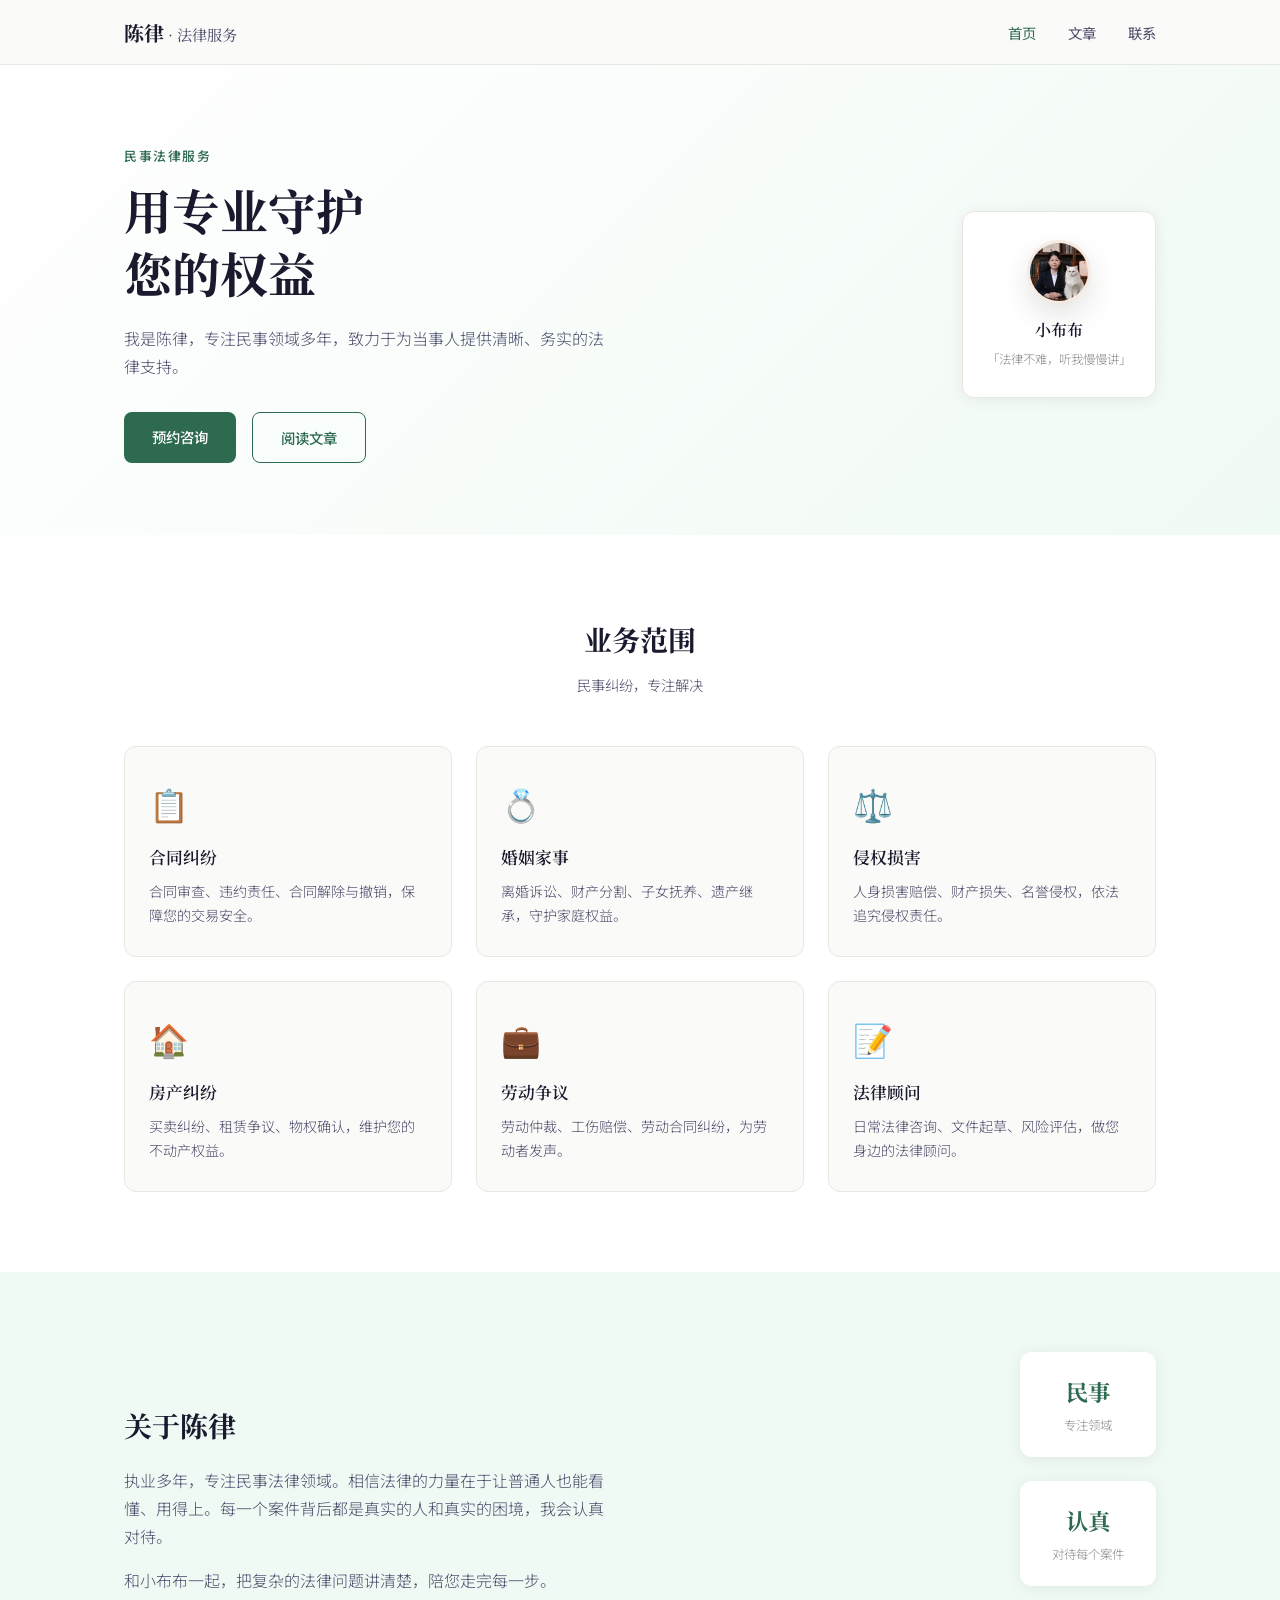
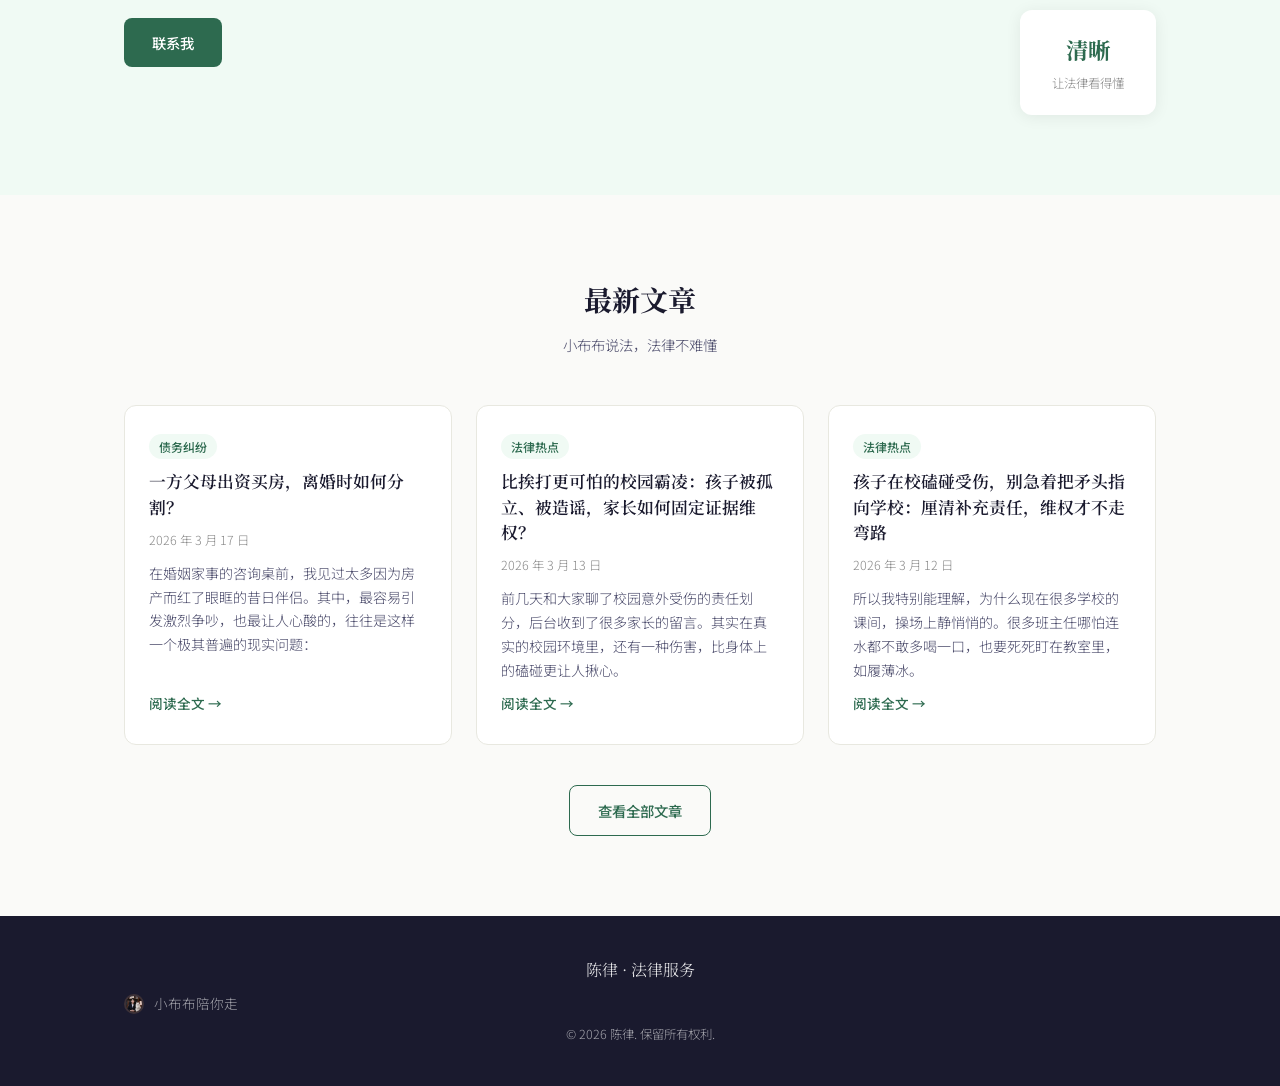
<file: index.html>
<!DOCTYPE html>
<html lang="zh-CN">
<head>
  <meta charset="UTF-8" />
  <meta name="viewport" content="width=device-width, initial-scale=1.0" />
  <title>陈律 · 民事律师</title>
  <meta name="description" content="陈律，专注民事领域法律服务，包括合同纠纷、婚姻家事、侵权损害等。" />
  <link rel="stylesheet" href="css/style.css" />
  <link rel="preconnect" href="https://fonts.googleapis.com" />
  <link href="https://fonts.googleapis.com/css2?family=Noto+Serif+SC:wght@400;600;700&family=Noto+Sans+SC:wght@300;400;500&display=swap" rel="stylesheet" />
</head>
<body>

  <!-- 导航 -->
  <nav class="navbar">
    <div class="container nav-inner">
      <a href="index.html" class="logo">陈律<span class="logo-sub"> · 法律服务</span></a>
      <ul class="nav-links">
        <li><a href="index.html" class="active">首页</a></li>
        <li><a href="articles.html">文章</a></li>
        <li><a href="contact.html">联系</a></li>
      </ul>
      <button class="hamburger" id="hamburger" aria-label="菜单">
        <span></span><span></span><span></span>
      </button>
    </div>
  </nav>

  <!-- Hero -->
  <header class="hero">
    <div class="container hero-inner">
      <div class="hero-text">
        <p class="hero-eyebrow">民事法律服务</p>
        <h1>用专业守护<br/>您的权益</h1>
        <p class="hero-desc">我是陈律，专注民事领域多年，致力于为当事人提供清晰、务实的法律支持。</p>
        <div class="hero-actions">
          <a href="contact.html" class="btn btn-primary">预约咨询</a>
          <a href="articles.html" class="btn btn-ghost">阅读文章</a>
        </div>
      </div>
      <div class="hero-mascot">
        <div class="mascot-card">
          <img src="images/avanta.jpg" alt="小布布头像" class="mascot-avatar" />
          <p class="mascot-name">小布布</p>
          <p class="mascot-tip">「法律不难，听我慢慢讲」</p>
        </div>
      </div>
    </div>
  </header>

  <!-- 业务范围 -->
  <section class="services">
    <div class="container">
      <h2 class="section-title">业务范围</h2>
      <p class="section-sub">民事纠纷，专注解决</p>
      <div class="services-grid">
        <div class="service-card">
          <div class="service-icon">📋</div>
          <h3>合同纠纷</h3>
          <p>合同审查、违约责任、合同解除与撤销，保障您的交易安全。</p>
        </div>
        <div class="service-card">
          <div class="service-icon">💍</div>
          <h3>婚姻家事</h3>
          <p>离婚诉讼、财产分割、子女抚养、遗产继承，守护家庭权益。</p>
        </div>
        <div class="service-card">
          <div class="service-icon">⚖️</div>
          <h3>侵权损害</h3>
          <p>人身损害赔偿、财产损失、名誉侵权，依法追究侵权责任。</p>
        </div>
        <div class="service-card">
          <div class="service-icon">🏠</div>
          <h3>房产纠纷</h3>
          <p>买卖纠纷、租赁争议、物权确认，维护您的不动产权益。</p>
        </div>
        <div class="service-card">
          <div class="service-icon">💼</div>
          <h3>劳动争议</h3>
          <p>劳动仲裁、工伤赔偿、劳动合同纠纷，为劳动者发声。</p>
        </div>
        <div class="service-card">
          <div class="service-icon">📝</div>
          <h3>法律顾问</h3>
          <p>日常法律咨询、文件起草、风险评估，做您身边的法律顾问。</p>
        </div>
      </div>
    </div>
  </section>

  <!-- 关于我 -->
  <section class="about">
    <div class="container about-inner">
      <div class="about-text">
        <h2>关于陈律</h2>
        <p>执业多年，专注民事法律领域。相信法律的力量在于让普通人也能看懂、用得上。每一个案件背后都是真实的人和真实的困境，我会认真对待。</p>
        <p>和小布布一起，把复杂的法律问题讲清楚，陪您走完每一步。</p>
        <a href="contact.html" class="btn btn-primary">联系我</a>
      </div>
      <div class="about-stats">
        <div class="stat">
          <span class="stat-num">民事</span>
          <span class="stat-label">专注领域</span>
        </div>
        <div class="stat">
          <span class="stat-num">认真</span>
          <span class="stat-label">对待每个案件</span>
        </div>
        <div class="stat">
          <span class="stat-num">清晰</span>
          <span class="stat-label">让法律看得懂</span>
        </div>
      </div>
    </div>
  </section>

  <!-- 最新文章预览 -->
  <section class="latest-articles">
    <div class="container">
      <h2 class="section-title">最新文章</h2>
      <p class="section-sub">小布布说法，法律不难懂</p>
      <div id="article-preview" class="articles-grid">
        <!-- 由 JS 动态加载 -->
      </div>
      <div class="center-btn">
        <a href="articles.html" class="btn btn-ghost">查看全部文章</a>
      </div>
    </div>
  </section>

  <!-- Footer -->
  <footer class="footer">
    <div class="container footer-inner">
      <p class="footer-logo">陈律 · 法律服务</p>
      <p class="footer-mascot"><img src="images/avanta.jpg" alt="小布布头像" class="footer-mascot-avatar" />小布布陪你走</p>
      <p class="footer-copy">© 2026 陈律. 保留所有权利.</p>
    </div>
  </footer>

  <script src="js/articles.js"></script>
  <script src="js/main.js"></script>
  <script>
    // 首页加载最新3篇文章预览
    loadArticlePreview('article-preview', 3);
  </script>
</body>
</html>
</file>
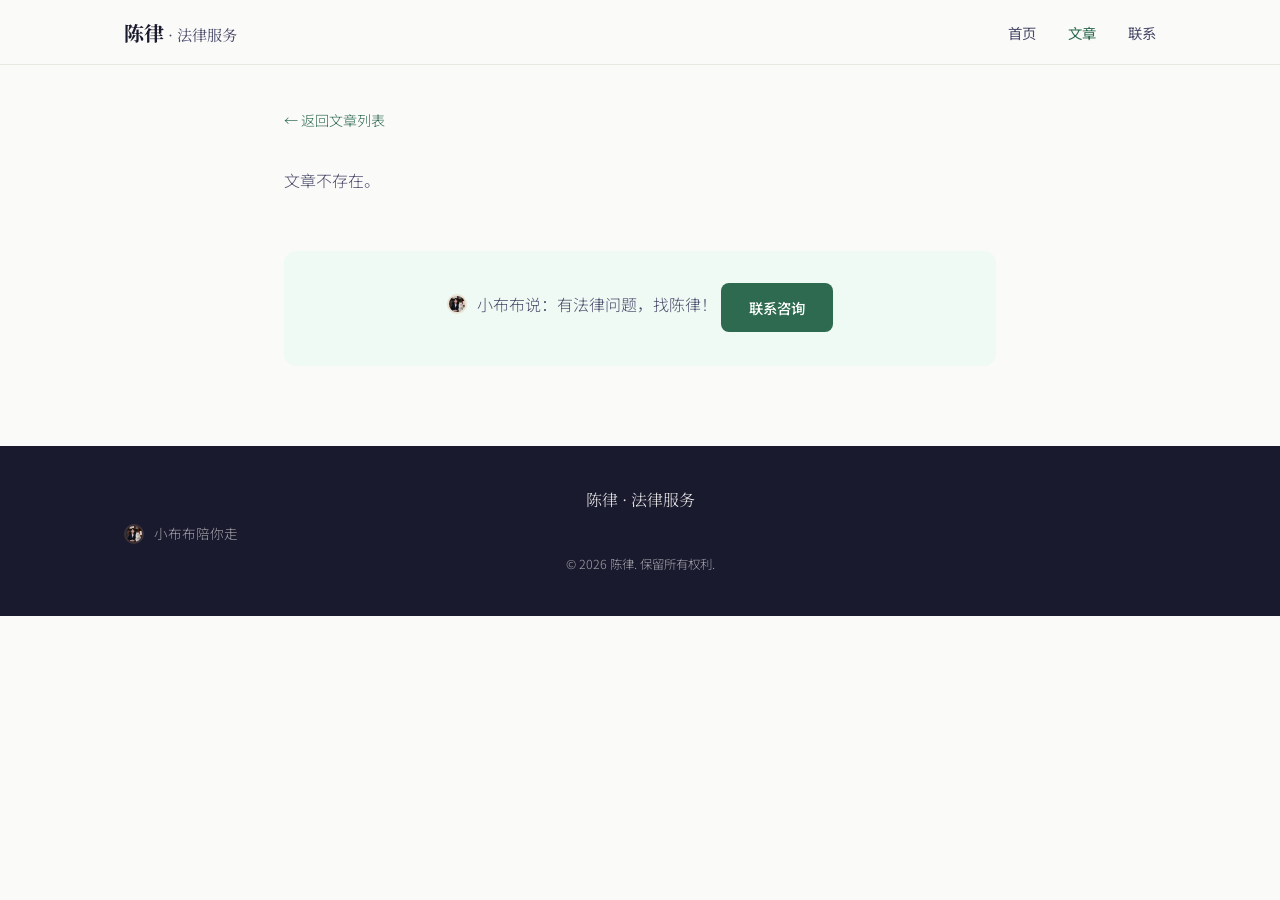
<file: article.html>
<!DOCTYPE html>
<html lang="zh-CN">
<head>
  <meta charset="UTF-8" />
  <meta name="viewport" content="width=device-width, initial-scale=1.0" />
  <title>文章 · 陈律</title>
  <link rel="stylesheet" href="css/style.css" />
  <link rel="preconnect" href="https://fonts.googleapis.com" />
  <link href="https://fonts.googleapis.com/css2?family=Noto+Serif+SC:wght@400;600;700&family=Noto+Sans+SC:wght@300;400;500&display=swap" rel="stylesheet" />
</head>
<body>

  <nav class="navbar">
    <div class="container nav-inner">
      <a href="index.html" class="logo">陈律<span class="logo-sub"> · 法律服务</span></a>
      <ul class="nav-links">
        <li><a href="index.html">首页</a></li>
        <li><a href="articles.html" class="active">文章</a></li>
        <li><a href="contact.html">联系</a></li>
      </ul>
      <button class="hamburger" id="hamburger" aria-label="菜单">
        <span></span><span></span><span></span>
      </button>
    </div>
  </nav>

  <main class="article-page container">
    <a href="articles.html" class="back-link">← 返回文章列表</a>
    <article id="article-content">
      <p class="loading">加载中…</p>
    </article>
    <div class="article-footer-cta">
      <p class="cta-mascot"><img src="images/avanta.jpg" alt="小布布头像" class="inline-mascot-avatar" />小布布说：有法律问题，找陈律！</p>
      <a href="contact.html" class="btn btn-primary">联系咨询</a>
    </div>
  </main>

  <footer class="footer">
    <div class="container footer-inner">
      <p class="footer-logo">陈律 · 法律服务</p>
      <p class="footer-mascot"><img src="images/avanta.jpg" alt="小布布头像" class="footer-mascot-avatar" />小布布陪你走</p>
      <p class="footer-copy">© 2026 陈律. 保留所有权利.</p>
    </div>
  </footer>

  <script src="js/marked.min.js"></script>
  <script src="js/articles.js"></script>
  <script src="js/main.js"></script>
  <script>
    loadArticlePage('article-content');
  </script>
</body>
</html>
</file>
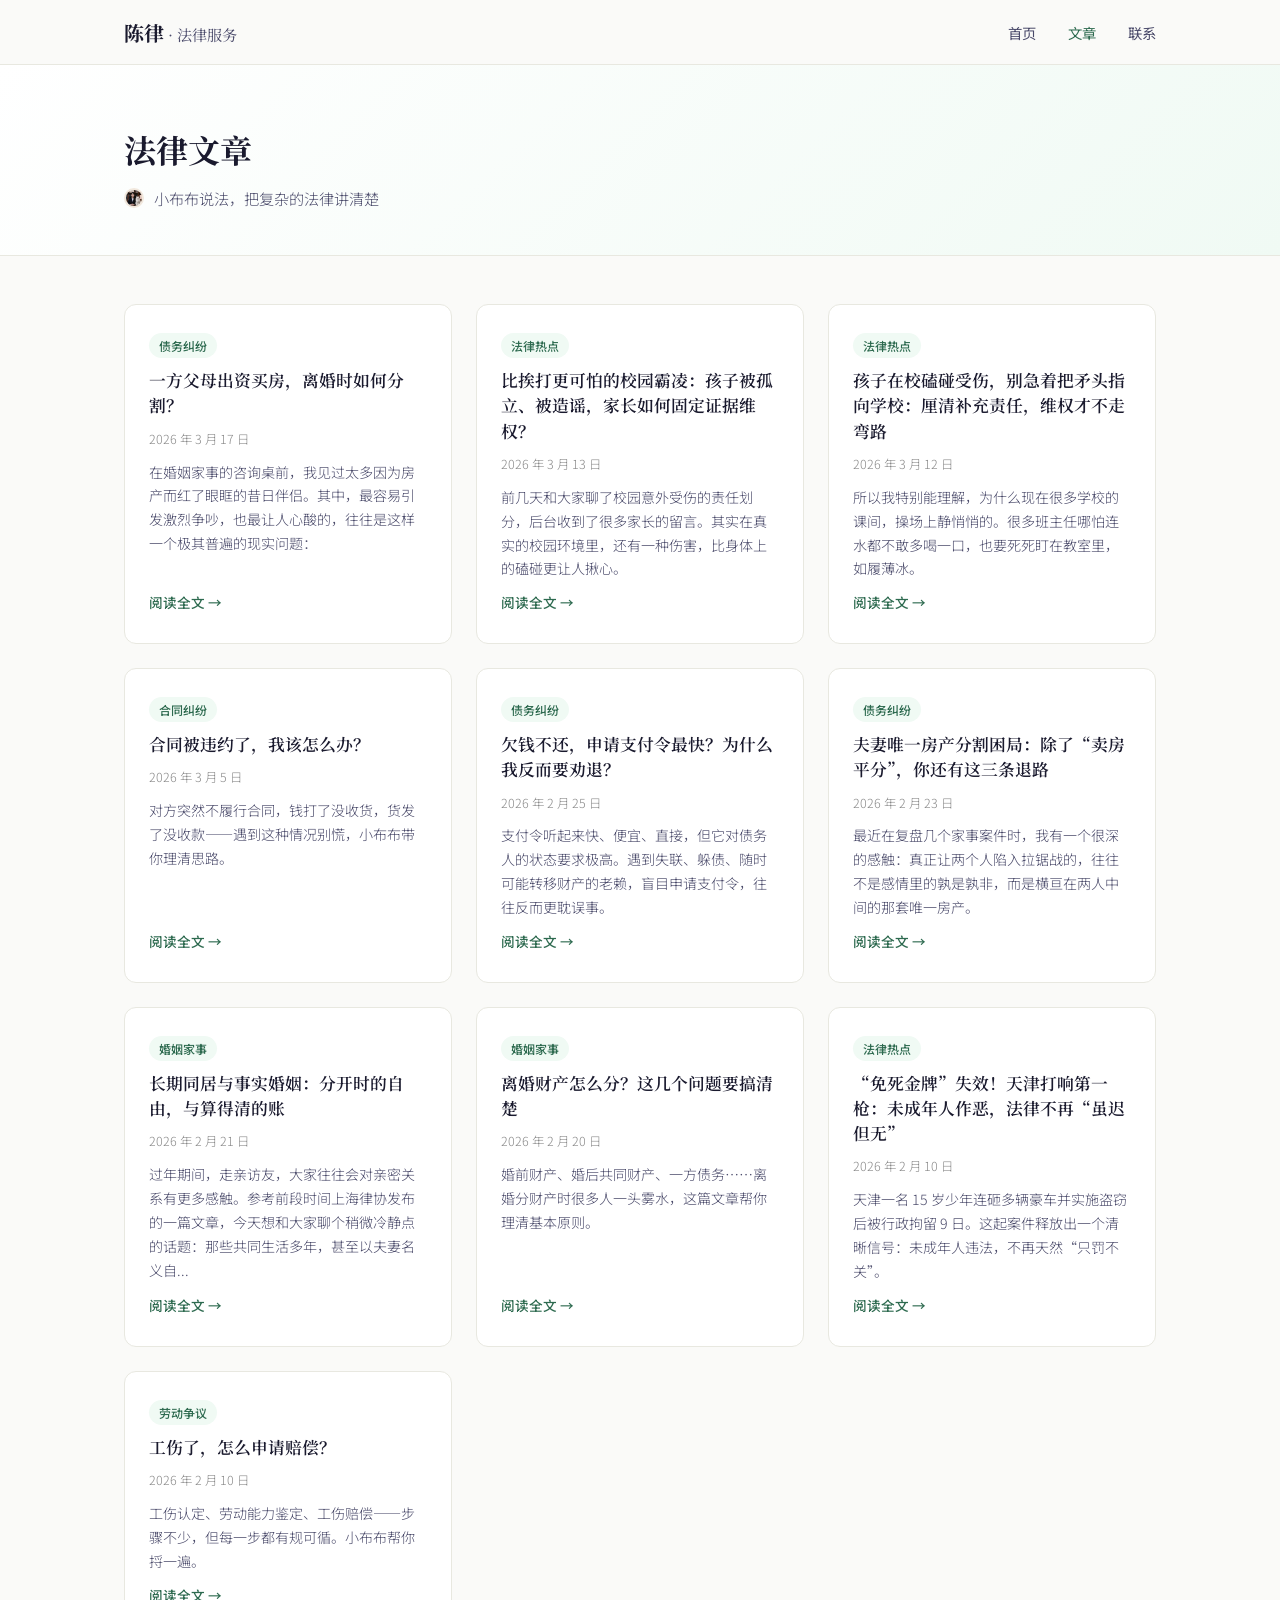
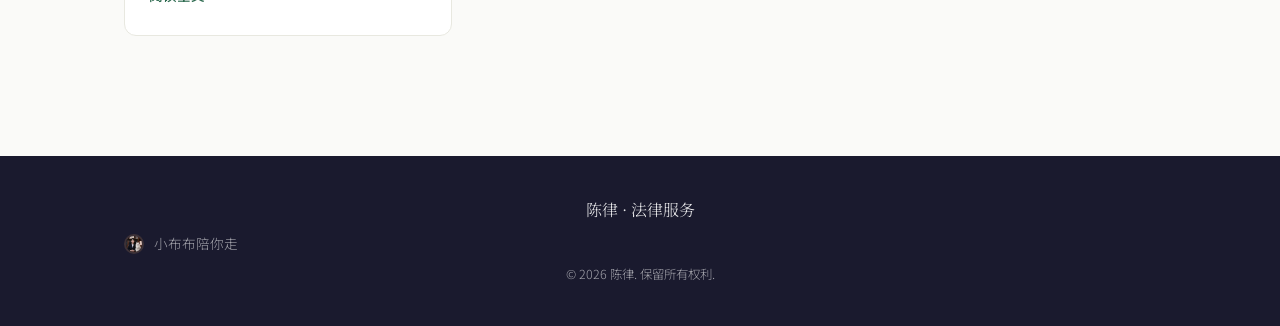
<file: articles.html>
<!DOCTYPE html>
<html lang="zh-CN">
<head>
  <meta charset="UTF-8" />
  <meta name="viewport" content="width=device-width, initial-scale=1.0" />
  <title>文章 · 陈律</title>
  <meta name="description" content="陈律的法律文章，用通俗语言解读民事法律知识。" />
  <link rel="stylesheet" href="css/style.css" />
  <link rel="preconnect" href="https://fonts.googleapis.com" />
  <link href="https://fonts.googleapis.com/css2?family=Noto+Serif+SC:wght@400;600;700&family=Noto+Sans+SC:wght@300;400;500&display=swap" rel="stylesheet" />
</head>
<body>

  <nav class="navbar">
    <div class="container nav-inner">
      <a href="index.html" class="logo">陈律<span class="logo-sub"> · 法律服务</span></a>
      <ul class="nav-links">
        <li><a href="index.html">首页</a></li>
        <li><a href="articles.html" class="active">文章</a></li>
        <li><a href="contact.html">联系</a></li>
      </ul>
      <button class="hamburger" id="hamburger" aria-label="菜单">
        <span></span><span></span><span></span>
      </button>
    </div>
  </nav>

  <div class="page-header">
    <div class="container">
      <h1>法律文章</h1>
      <p class="page-header-mascot"><img src="images/avanta.jpg" alt="小布布头像" class="inline-mascot-avatar" />小布布说法，把复杂的法律讲清楚</p>
    </div>
  </div>

  <section class="articles-section">
    <div class="container">
      <div id="articles-list" class="articles-grid">
        <!-- 由 JS 动态加载 -->
        <p class="loading">加载中…</p>
      </div>
    </div>
  </section>

  <footer class="footer">
    <div class="container footer-inner">
      <p class="footer-logo">陈律 · 法律服务</p>
      <p class="footer-mascot"><img src="images/avanta.jpg" alt="小布布头像" class="footer-mascot-avatar" />小布布陪你走</p>
      <p class="footer-copy">© 2026 陈律. 保留所有权利.</p>
    </div>
  </footer>

  <script src="js/articles.js"></script>
  <script src="js/main.js"></script>
  <script>
    loadAllArticles('articles-list');
  </script>
</body>
</html>
</file>
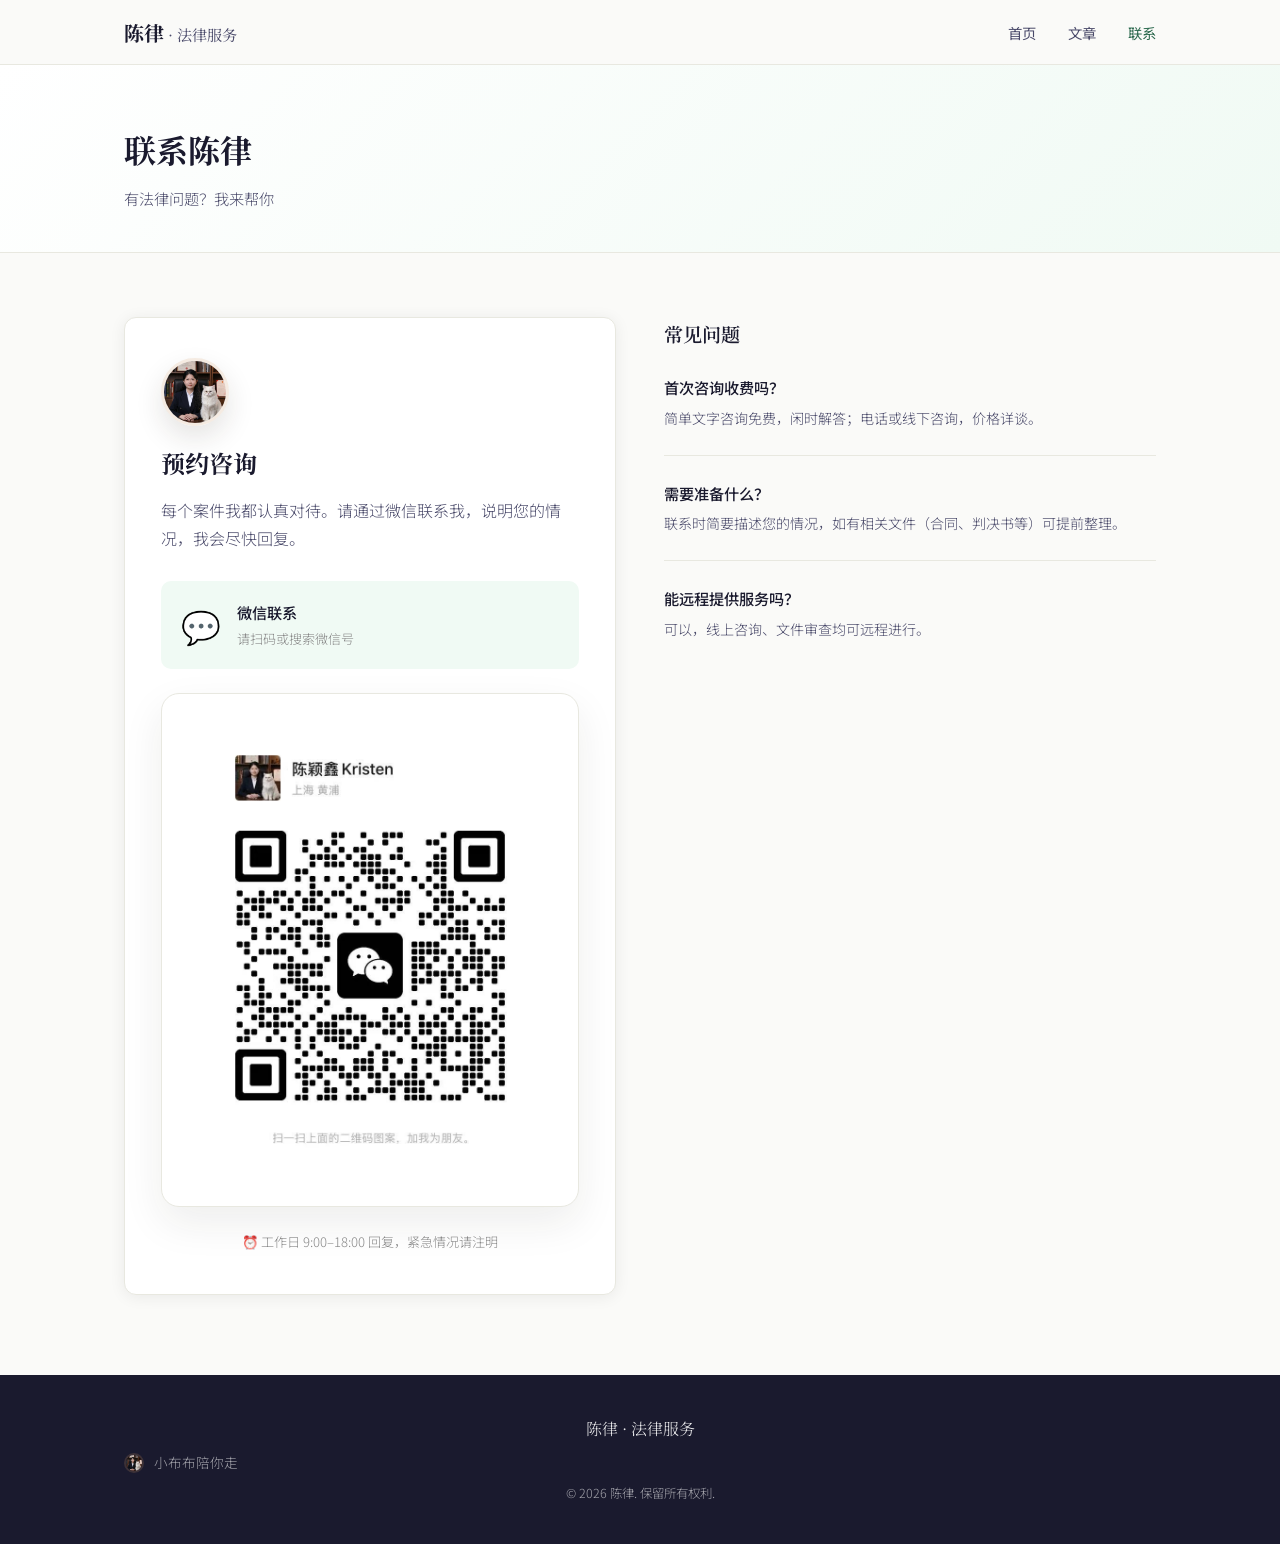
<file: contact.html>
<!DOCTYPE html>
<html lang="zh-CN">
<head>
  <meta charset="UTF-8" />
  <meta name="viewport" content="width=device-width, initial-scale=1.0" />
  <title>联系 · 陈律</title>
  <meta name="description" content="联系陈律，预约法律咨询。" />
  <link rel="stylesheet" href="css/style.css" />
  <link rel="preconnect" href="https://fonts.googleapis.com" />
  <link href="https://fonts.googleapis.com/css2?family=Noto+Serif+SC:wght@400;600;700&family=Noto+Sans+SC:wght@300;400;500&display=swap" rel="stylesheet" />
</head>
<body>

  <nav class="navbar">
    <div class="container nav-inner">
      <a href="index.html" class="logo">陈律<span class="logo-sub"> · 法律服务</span></a>
      <ul class="nav-links">
        <li><a href="index.html">首页</a></li>
        <li><a href="articles.html">文章</a></li>
        <li><a href="contact.html" class="active">联系</a></li>
      </ul>
      <button class="hamburger" id="hamburger" aria-label="菜单">
        <span></span><span></span><span></span>
      </button>
    </div>
  </nav>

  <div class="page-header">
    <div class="container">
      <h1>联系陈律</h1>
      <p>有法律问题？我来帮你</p>
    </div>
  </div>

  <section class="contact-section">
    <div class="container contact-inner">
      <div class="contact-card">
        <img src="images/avanta.jpg" alt="小布布头像" class="contact-mascot" />
        <h2>预约咨询</h2>
        <p class="contact-desc">每个案件我都认真对待。请通过微信联系我，说明您的情况，我会尽快回复。</p>

        <div class="wechat-box">
          <div class="wechat-icon">💬</div>
          <div>
            <p class="wechat-label">微信联系</p>
            <p class="wechat-id">请扫码或搜索微信号</p>
          </div>
        </div>

        <div class="qr-card">
          <img src="images/wechat-qr.jpg" alt="陈律微信二维码" class="qr-image" />
        </div>

        <p class="contact-note">⏰ 工作日 9:00–18:00 回复，紧急情况请注明</p>
      </div>

      <div class="contact-info">
        <h3>常见问题</h3>
        <div class="faq-item">
          <h4>首次咨询收费吗？</h4>
          <p>简单文字咨询免费，闲时解答；电话或线下咨询，价格详谈。</p>
        </div>
        <div class="faq-item">
          <h4>需要准备什么？</h4>
          <p>联系时简要描述您的情况，如有相关文件（合同、判决书等）可提前整理。</p>
        </div>
        <div class="faq-item">
          <h4>能远程提供服务吗？</h4>
          <p>可以，线上咨询、文件审查均可远程进行。</p>
        </div>
      </div>
    </div>
  </section>

  <footer class="footer">
    <div class="container footer-inner">
      <p class="footer-logo">陈律 · 法律服务</p>
      <p class="footer-mascot"><img src="images/avanta.jpg" alt="小布布头像" class="footer-mascot-avatar" />小布布陪你走</p>
      <p class="footer-copy">© 2026 陈律. 保留所有权利.</p>
    </div>
  </footer>

  <script src="js/main.js"></script>
</body>
</html>
</file>
<file: css/style.css>
/* ===========================
   基础 & 变量
=========================== */
:root {
  --ink: #1a1a2e;
  --ink-light: #4a4a6a;
  --ink-muted: #888;
  --accent: #2d6a4f;
  --accent-light: #52b788;
  --accent-bg: #f0faf4;
  --bg: #fafaf8;
  --white: #ffffff;
  --border: #e8e8e0;
  --radius: 12px;
  --shadow: 0 2px 16px rgba(0,0,0,0.07);
  --shadow-hover: 0 6px 28px rgba(0,0,0,0.12);
  --font-serif: 'Noto Serif SC', serif;
  --font-sans: 'Noto Sans SC', sans-serif;
}

*, *::before, *::after { box-sizing: border-box; margin: 0; padding: 0; }

html { scroll-behavior: smooth; }

body {
  font-family: var(--font-sans);
  background: var(--bg);
  color: var(--ink);
  line-height: 1.75;
  font-weight: 300;
}

img { max-width: 100%; display: block; }
a { color: inherit; text-decoration: none; }

/* ===========================
   容器
=========================== */
.container {
  max-width: 1080px;
  margin: 0 auto;
  padding: 0 24px;
}

/* ===========================
   导航
=========================== */
.navbar {
  position: sticky;
  top: 0;
  z-index: 100;
  background: rgba(250, 250, 248, 0.92);
  backdrop-filter: blur(12px);
  border-bottom: 1px solid var(--border);
}

.nav-inner {
  display: flex;
  align-items: center;
  justify-content: space-between;
  height: 64px;
}

.logo {
  font-family: var(--font-serif);
  font-size: 1.25rem;
  font-weight: 700;
  color: var(--ink);
}
.logo-sub {
  font-weight: 400;
  color: var(--ink-light);
  font-size: 0.95rem;
}

.nav-links {
  display: flex;
  gap: 32px;
  list-style: none;
}
.nav-links a {
  font-size: 0.9rem;
  color: var(--ink-light);
  transition: color 0.2s;
  font-weight: 400;
}
.nav-links a:hover,
.nav-links a.active {
  color: var(--accent);
}

.hamburger {
  display: none;
  flex-direction: column;
  gap: 5px;
  background: none;
  border: none;
  cursor: pointer;
  padding: 4px;
}
.hamburger span {
  display: block;
  width: 22px;
  height: 2px;
  background: var(--ink);
  border-radius: 2px;
  transition: all 0.3s;
}

/* ===========================
   按钮
=========================== */
.btn {
  display: inline-block;
  padding: 12px 28px;
  border-radius: 8px;
  font-size: 0.9rem;
  font-weight: 500;
  cursor: pointer;
  transition: all 0.2s;
  font-family: var(--font-sans);
}
.btn-primary {
  background: var(--accent);
  color: var(--white);
}
.btn-primary:hover {
  background: #235c42;
  transform: translateY(-1px);
  box-shadow: 0 4px 16px rgba(45,106,79,0.3);
}
.btn-ghost {
  border: 1.5px solid var(--accent);
  color: var(--accent);
}
.btn-ghost:hover {
  background: var(--accent-bg);
  transform: translateY(-1px);
}

/* ===========================
   Hero
=========================== */
.hero {
  padding: 80px 0 72px;
  background: linear-gradient(135deg, var(--white) 0%, var(--accent-bg) 100%);
}
.hero-inner {
  display: grid;
  grid-template-columns: 1fr auto;
  gap: 48px;
  align-items: center;
}
.hero-eyebrow {
  font-size: 0.8rem;
  letter-spacing: 0.12em;
  text-transform: uppercase;
  color: var(--accent);
  font-weight: 500;
  margin-bottom: 12px;
}
.hero h1 {
  font-family: var(--font-serif);
  font-size: clamp(2rem, 5vw, 3rem);
  font-weight: 700;
  line-height: 1.3;
  color: var(--ink);
  margin-bottom: 20px;
}
.hero-desc {
  color: var(--ink-light);
  font-size: 1rem;
  max-width: 480px;
  margin-bottom: 32px;
}
.hero-actions {
  display: flex;
  gap: 16px;
  flex-wrap: wrap;
}

.mascot-card {
  background: var(--white);
  border: 1px solid var(--border);
  border-radius: var(--radius);
  padding: 28px 24px;
  text-align: center;
  box-shadow: var(--shadow);
  min-width: 160px;
}
.mascot-avatar {
  width: 64px;
  height: 64px;

  object-fit: cover;
  border-radius: 50%;
  margin: 0 auto 12px;
  border: 3px solid rgba(201, 145, 94, 0.18);
  box-shadow: 0 12px 28px rgba(44, 34, 28, 0.12);
}
.mascot-name {
  font-family: var(--font-serif);
  font-size: 1rem;
  font-weight: 600;
  color: var(--ink);
  margin-bottom: 6px;
}
.mascot-tip {
  font-size: 0.78rem;
  color: var(--ink-muted);
  line-height: 1.5;
}

/* ===========================
   Section 通用
=========================== */
.section-title {
  font-family: var(--font-serif);
  font-size: 1.75rem;
  font-weight: 700;
  text-align: center;
  margin-bottom: 8px;
}
.section-sub {
  text-align: center;
  color: var(--ink-light);
  font-size: 0.9rem;
  margin-bottom: 48px;
}

/* ===========================
   业务范围
=========================== */
.services {
  padding: 80px 0;
  background: var(--white);
}
.services-grid {
  display: grid;
  grid-template-columns: repeat(auto-fit, minmax(280px, 1fr));
  gap: 24px;
}
.service-card {
  background: var(--bg);
  border: 1px solid var(--border);
  border-radius: var(--radius);
  padding: 28px 24px;
  transition: box-shadow 0.2s, transform 0.2s;
}
.service-card:hover {
  box-shadow: var(--shadow-hover);
  transform: translateY(-3px);
}
.service-icon {
  font-size: 2rem;
  margin-bottom: 12px;
}
.service-card h3 {
  font-family: var(--font-serif);
  font-size: 1.05rem;
  font-weight: 600;
  margin-bottom: 8px;
}
.service-card p {
  font-size: 0.88rem;
  color: var(--ink-light);
  line-height: 1.7;
}

/* ===========================
   关于我
=========================== */
.about {
  padding: 80px 0;
  background: var(--accent-bg);
}
.about-inner {
  display: grid;
  grid-template-columns: 1fr auto;
  gap: 64px;
  align-items: center;
}
.about-text h2 {
  font-family: var(--font-serif);
  font-size: 1.75rem;
  font-weight: 700;
  margin-bottom: 16px;
}
.about-text p {
  color: var(--ink-light);
  margin-bottom: 16px;
  max-width: 480px;
}
.about-text .btn { margin-top: 8px; }

.about-stats {
  display: flex;
  flex-direction: column;
  gap: 24px;
}
.stat {
  display: flex;
  flex-direction: column;
  text-align: center;
  background: var(--white);
  border-radius: var(--radius);
  padding: 20px 32px;
  box-shadow: var(--shadow);
}
.stat-num {
  font-family: var(--font-serif);
  font-size: 1.4rem;
  font-weight: 700;
  color: var(--accent);
}
.stat-label {
  font-size: 0.78rem;
  color: var(--ink-muted);
  margin-top: 4px;
}

/* ===========================
   文章列表
=========================== */
.latest-articles {
  padding: 80px 0;
  background: var(--bg);
}
.articles-section {
  padding: 48px 0 80px;
}
.articles-grid {
  display: grid;
  grid-template-columns: repeat(auto-fill, minmax(300px, 1fr));
  gap: 24px;
  margin-bottom: 40px;
}
.article-card {
  background: var(--white);
  border: 1px solid var(--border);
  border-radius: var(--radius);
  padding: 28px 24px;
  transition: box-shadow 0.2s, transform 0.2s;
  cursor: pointer;
  display: flex;
  flex-direction: column;
  gap: 10px;
}
.article-card:hover {
  box-shadow: var(--shadow-hover);
  transform: translateY(-3px);
}
.article-card-tag {
  display: inline-block;
  background: var(--accent-bg);
  color: var(--accent);
  font-size: 0.75rem;
  padding: 2px 10px;
  border-radius: 20px;
  font-weight: 500;
  width: fit-content;
}
.article-card-title {
  font-family: var(--font-serif);
  font-size: 1.05rem;
  font-weight: 600;
  color: var(--ink);
  line-height: 1.5;
}
.article-card-date {
  font-size: 0.78rem;
  color: var(--ink-muted);
}
.article-card-excerpt {
  font-size: 0.88rem;
  color: var(--ink-light);
  line-height: 1.7;
  flex: 1;
}
.article-card-link {
  font-size: 0.85rem;
  color: var(--accent);
  font-weight: 500;
}

.center-btn { text-align: center; }
.loading { color: var(--ink-muted); font-size: 0.9rem; }

/* ===========================
   文章页面
=========================== */
.page-header {
  background: linear-gradient(135deg, var(--white) 0%, var(--accent-bg) 100%);
  padding: 56px 0 40px;
  border-bottom: 1px solid var(--border);
}
.page-header h1 {
  font-family: var(--font-serif);
  font-size: 2rem;
  font-weight: 700;
  margin-bottom: 8px;
}
.page-header p {
  color: var(--ink-light);
  font-size: 0.95rem;
}

.article-page {
  padding: 40px 24px 80px;
  max-width: 760px;
}
.back-link {
  display: inline-block;
  color: var(--accent);
  font-size: 0.88rem;
  margin-bottom: 32px;
  transition: opacity 0.2s;
}
.back-link:hover { opacity: 0.7; }

.article-page article h1 {
  font-family: var(--font-serif);
  font-size: clamp(1.5rem, 4vw, 2rem);
  font-weight: 700;
  line-height: 1.4;
  margin-bottom: 16px;
}
.article-meta {
  display: flex;
  gap: 16px;
  font-size: 0.82rem;
  color: var(--ink-muted);
  margin-bottom: 36px;
  padding-bottom: 24px;
  border-bottom: 1px solid var(--border);
  flex-wrap: wrap;
}
.article-page article h2 {
  font-family: var(--font-serif);
  font-size: 1.3rem;
  font-weight: 600;
  margin: 40px 0 12px;
}
.article-page article h3 {
  font-size: 1.05rem;
  font-weight: 600;
  margin: 28px 0 8px;
}
.article-page article p {
  margin-bottom: 16px;
  color: var(--ink-light);
  line-height: 1.9;
}
.article-page article figure {
  margin: 32px 0;
}
.article-page article img {
  width: 100%;
  height: auto;
  border-radius: 18px;
  border: 1px solid var(--border);
  box-shadow: 0 16px 36px rgba(44, 34, 28, 0.08);
  background: var(--white);
}
.article-page article figcaption {
  margin-top: 12px;
  text-align: center;
  font-size: 0.82rem;
  line-height: 1.7;
  color: var(--ink-muted);
}
.article-page article img.article-inline-avatar {
  display: inline-block;
  width: 1.15em;
  height: 1.15em;

  margin-right: 0.35em;
  vertical-align: -0.18em;
  max-width: none;
  border-radius: 50%;
  border: 2px solid rgba(201, 145, 94, 0.2);
  box-shadow: none;
  background: transparent;
}
.article-page article ul,
.article-page article ol {
  padding-left: 24px;
  margin-bottom: 16px;
}
.article-page article li {
  color: var(--ink-light);
  margin-bottom: 6px;
  line-height: 1.8;
}
.article-page article blockquote {
  border-left: 3px solid var(--accent);
  padding: 12px 20px;
  background: var(--accent-bg);
  border-radius: 0 8px 8px 0;
  margin: 24px 0;
  color: var(--ink);
  font-style: italic;
}
.article-page article strong { color: var(--ink); font-weight: 600; }
.article-page article code {
  background: #f0f0f0;
  padding: 2px 6px;
  border-radius: 4px;
  font-size: 0.85em;
}

.article-footer-cta {
  margin-top: 56px;
  padding: 32px;
  background: var(--accent-bg);
  border-radius: var(--radius);
  text-align: center;
}
.article-footer-cta p {
  margin-bottom: 16px;
  color: var(--ink-light);
}

/* ===========================
   联系页
=========================== */
.contact-section {
  padding: 64px 0 80px;
}
.contact-inner {
  display: grid;
  grid-template-columns: 1fr 1fr;
  gap: 48px;
  align-items: start;
}
.contact-card {
  background: var(--white);
  border: 1px solid var(--border);
  border-radius: var(--radius);
  padding: 40px 36px;
  box-shadow: var(--shadow);
}
.contact-mascot {
  width: 68px;
  height: 68px;

  object-fit: cover;
  border-radius: 50%;
  margin-bottom: 16px;
  border: 3px solid rgba(201, 145, 94, 0.18);
  box-shadow: 0 12px 28px rgba(44, 34, 28, 0.12);
}
.contact-card h2 {
  font-family: var(--font-serif);
  font-size: 1.5rem;
  font-weight: 700;
  margin-bottom: 12px;
}
.contact-desc {
  color: var(--ink-light);
  margin-bottom: 28px;
  line-height: 1.8;
}
.wechat-box {
  display: flex;
  align-items: center;
  gap: 16px;
  background: var(--accent-bg);
  border-radius: 10px;
  padding: 16px 20px;
  margin-bottom: 24px;
}
.wechat-icon { font-size: 2rem; }
.wechat-label {
  font-weight: 500;
  color: var(--ink);
  font-size: 0.95rem;
}
.wechat-id {
  font-size: 0.82rem;
  color: var(--ink-muted);
  margin-top: 2px;
}
.qr-card {
  background: #fff;
  border: 1px solid var(--border);
  border-radius: 18px;
  padding: 16px;
  margin-bottom: 24px;
  box-shadow: 0 16px 40px rgba(44, 34, 28, 0.08);
}
.qr-image {
  display: block;
  width: min(100%, 360px);
  height: auto;
  margin: 0 auto;
  border-radius: 12px;
}
.contact-note {
  font-size: 0.82rem;
  color: var(--ink-muted);
  text-align: center;
}

.contact-info h3 {
  font-family: var(--font-serif);
  font-size: 1.2rem;
  font-weight: 600;
  margin-bottom: 24px;
}
.faq-item {
  margin-bottom: 24px;
  padding-bottom: 24px;
  border-bottom: 1px solid var(--border);
}
.faq-item:last-child {
  border-bottom: none;
}
.faq-item h4 {
  font-weight: 500;
  font-size: 0.95rem;
  color: var(--ink);
  margin-bottom: 6px;
}
.faq-item p {
  font-size: 0.88rem;
  color: var(--ink-light);
  line-height: 1.7;
}

/* ===========================
   Footer
=========================== */
.footer {
  background: var(--ink);
  padding: 40px 0;
  color: rgba(255,255,255,0.6);
}
.footer-inner {
  text-align: center;
  display: flex;
  flex-direction: column;
  gap: 8px;
}
.footer-logo {
  font-family: var(--font-serif);
  font-size: 1rem;
  color: rgba(255,255,255,0.9);
}
.page-header-mascot,
.cta-mascot,
.footer-mascot {
  display: inline-flex;
  align-items: center;
  gap: 10px;
}
.inline-mascot-avatar,
.footer-mascot-avatar {
  width: 20px;
  height: 20px;

  object-fit: cover;
  border-radius: 50%;
  flex: 0 0 auto;
  border: 2px solid rgba(201, 145, 94, 0.2);
}
.footer-mascot {
  font-size: 0.85rem;
}
.footer-copy { font-size: 0.78rem; }

/* ===========================
   响应式
=========================== */
@media (max-width: 768px) {
  .nav-links {
    display: none;
    position: absolute;
    top: 64px;
    left: 0;
    right: 0;
    background: var(--white);
    flex-direction: column;
    padding: 20px 24px;
    gap: 16px;
    border-bottom: 1px solid var(--border);
    box-shadow: var(--shadow);
  }
  .nav-links.open { display: flex; }
  .hamburger { display: flex; }

  .hero-inner {
    grid-template-columns: 1fr;
  }
  .hero-mascot { display: none; }

  .about-inner {
    grid-template-columns: 1fr;
  }
  .about-stats {
    flex-direction: row;
    flex-wrap: wrap;
    justify-content: center;
  }
  .stat { padding: 16px 24px; }

  .contact-inner {
    grid-template-columns: 1fr;
  }

  .articles-grid {
    grid-template-columns: 1fr;
  }
}
</file>
